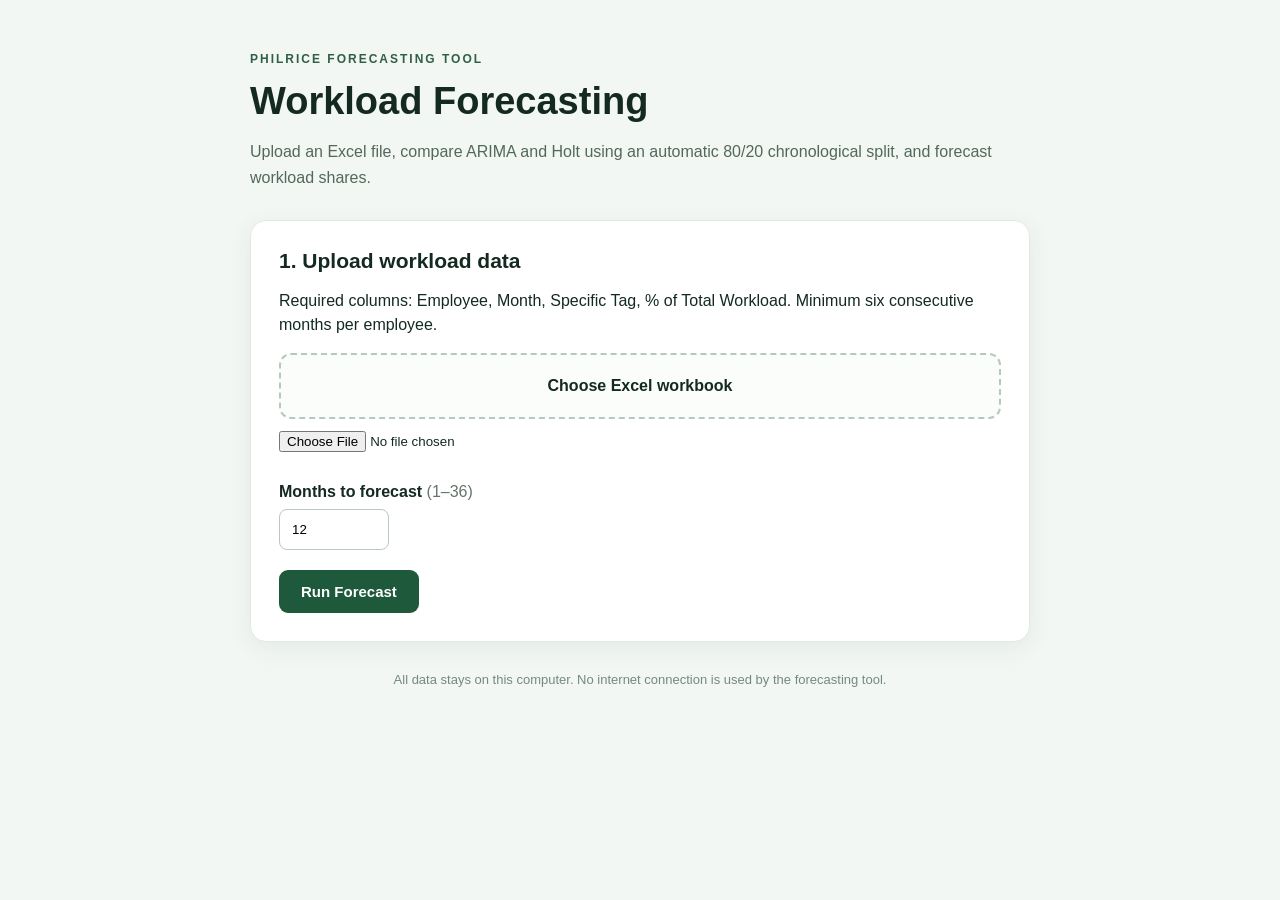
<file: index.html>
<!DOCTYPE html><html lang="en"><head><meta charset="UTF-8"><meta name="viewport" content="width=device-width, initial-scale=1"><title>PhilRice Workload Forecasting</title><link rel="stylesheet" href="/static/style.css"></head><body><main class="wrap"><p class="eyebrow">PHILRICE FORECASTING TOOL</p><h1>Workload Forecasting</h1><p class="sub">Upload an Excel file, compare ARIMA and Holt using an automatic 80/20 chronological split, and forecast workload shares.</p><section class="card"><h2>1. Upload workload data</h2><p>Required columns: Employee, Month, Specific Tag, % of Total Workload. Minimum six consecutive months per employee.</p><form id="forecast-form"><label class="picker" for="file">Choose Excel workbook</label><input type="file" id="file" name="file" accept=".xlsx,.xlsm" required><p id="selected" class="muted"></p><label class="field" for="horizon">Months to forecast <span>(1–36)</span></label><input id="horizon" name="horizon" type="number" min="1" max="36" value="12" required><button id="run" type="submit">Run Forecast</button></form></section><section class="card" id="progress-card" hidden><h2>2. Forecast progress</h2><div class="line"><strong id="stage">Preparing...</strong><strong id="percent">0%</strong></div><div class="track"><div id="bar"></div></div><p id="detail" class="muted">Reading source data...</p></section><section class="card" id="result-card" hidden><h2>Forecast completed</h2><p>Your workbook includes model scores, rolling validation charts (including zero tags), monthly forecasts and forecast charts.</p><a id="download" class="download">Download Excel Results</a><h3>Data summary</h3><div id="summary"></div></section><section class="card error" id="error-card" hidden><h2>Could not complete forecast</h2><p id="error-message"></p></section><footer>All data stays on this computer. No internet connection is used by the forecasting tool.</footer></main><script>
const form=document.getElementById('forecast-form'),run=document.getElementById('run'),progress=document.getElementById('progress-card'),results=document.getElementById('result-card'),errors=document.getElementById('error-card');
const file=document.getElementById('file');file.addEventListener('change',()=>document.getElementById('selected').textContent=file.files[0]?.name||'');
const sleep=ms=>new Promise(resolve=>setTimeout(resolve,ms));
function update(data){const pct=data.total?Math.round(data.done/data.total*100):0;document.getElementById('percent').textContent=pct+'%';document.getElementById('bar').style.width=pct+'%';document.getElementById('detail').textContent=data.detail||'';document.getElementById('stage').textContent=`${data.done||0} of ${data.total||'?'} tag series completed`;}
form.addEventListener('submit',async event=>{event.preventDefault();run.disabled=true;run.textContent='Running...';progress.hidden=false;results.hidden=true;errors.hidden=true;update({done:0,total:0,detail:'Uploading workbook...'});try{const start=await fetch('/api/start',{method:'POST',body:new FormData(form)});const job=await start.json();if(!start.ok)throw new Error(job.error||'Could not start.');for(;;){await sleep(900);const response=await fetch('/api/progress/'+job.job);const d=await response.json();update(d);if(d.status==='error')throw new Error(d.detail);if(d.status==='done'){document.getElementById('stage').textContent='All forecasts complete';document.getElementById('bar').style.width='100%';document.getElementById('percent').textContent='100%';document.getElementById('download').href='/download/'+job.job;document.getElementById('summary').innerHTML='';for(const item of d.summary){const row=document.createElement('div');row.className='summary';row.textContent=`${item.employee}: ${item.months} months (${item.train} train / ${item.validation} validation), ${item.tags} tags`;document.getElementById('summary').appendChild(row);}results.hidden=false;break;}}}catch(error){errors.hidden=false;document.getElementById('error-message').textContent=error.message;}finally{run.disabled=false;run.textContent='Run Forecast';}});
</script></body></html>
</file>
<file: static/style.css>
*{box-sizing:border-box}body{font-family:Arial,sans-serif;background:#f3f7f4;color:#142a20;margin:0}.wrap{max-width:820px;margin:50px auto;padding:0 20px}h1{font-size:38px;margin:8px 0}.eyebrow{font-size:12px;letter-spacing:2px;color:#305f47;font-weight:700}.sub{color:#52685a;line-height:1.6;margin-bottom:30px}.card{padding:28px;background:white;border:1px solid #e2e9e4;border-radius:16px;box-shadow:0 6px 24px #143d2312;margin:18px 0}h2{font-size:21px;margin:0 0 12px}p{line-height:1.5}.picker{display:block;padding:22px;border:2px dashed #b7c9bd;border-radius:12px;text-align:center;cursor:pointer;font-weight:bold;background:#fbfdfb}input[type=file]{margin:12px 0}.field{display:block;margin:19px 0 8px;font-weight:bold}.field span{font-weight:normal;color:#657569}input[type=number]{width:110px;padding:12px;border:1px solid #b9c9bd;border-radius:8px;display:block}button,.download{display:inline-block;background:#1e593b;color:white;border:0;border-radius:9px;padding:13px 22px;margin-top:20px;text-decoration:none;font-weight:700;cursor:pointer;font-size:15px}button:disabled{opacity:.5}.muted{color:#60766a;font-size:14px}.line{display:flex;justify-content:space-between;gap:10px;margin:20px 0 10px}.track{background:#dce9df;border-radius:50px;height:20px;overflow:hidden}.track>div{height:100%;width:0%;background:#286b47;transition:width .4s}.summary{padding:12px 0;border-bottom:1px solid #e4ede7}.error{border-color:#ecbaba;background:#fff8f8}footer{text-align:center;color:#758a7e;font-size:13px;margin:30px} [hidden]{display:none!important}
</file>
